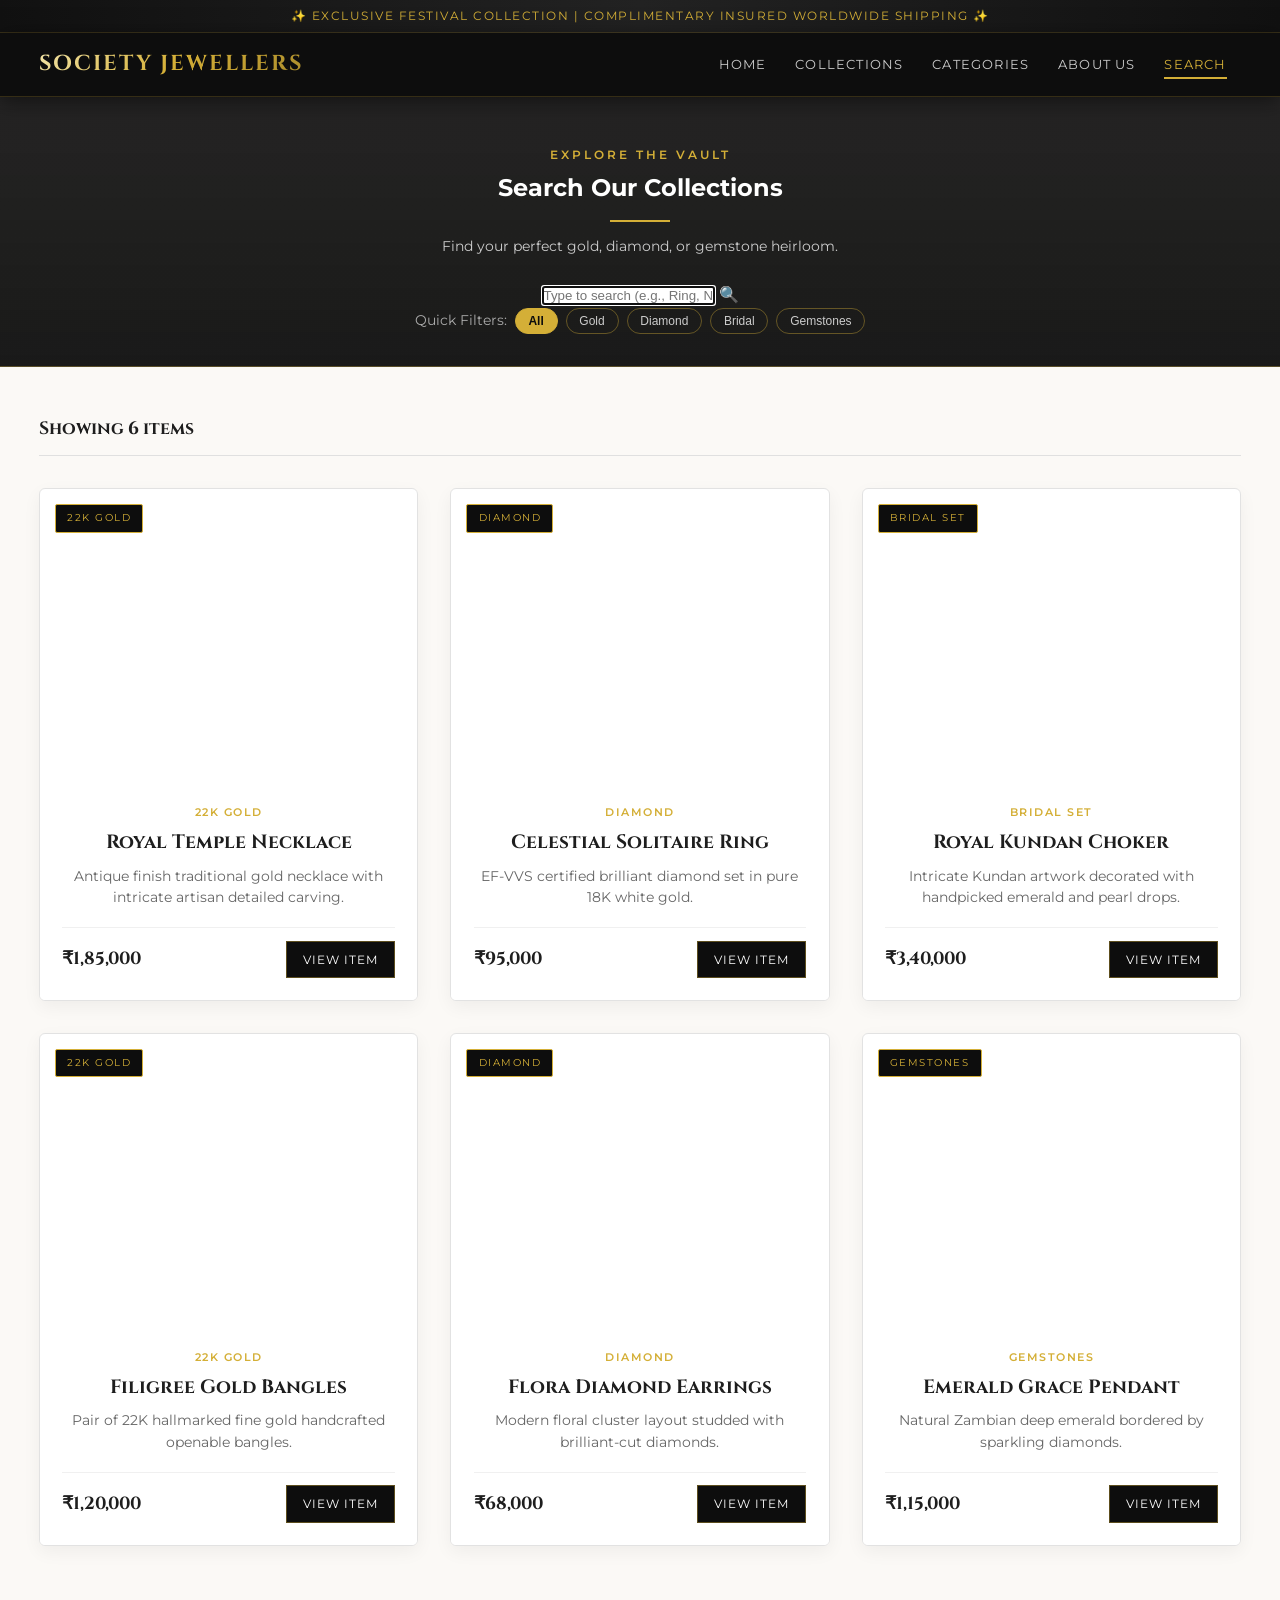
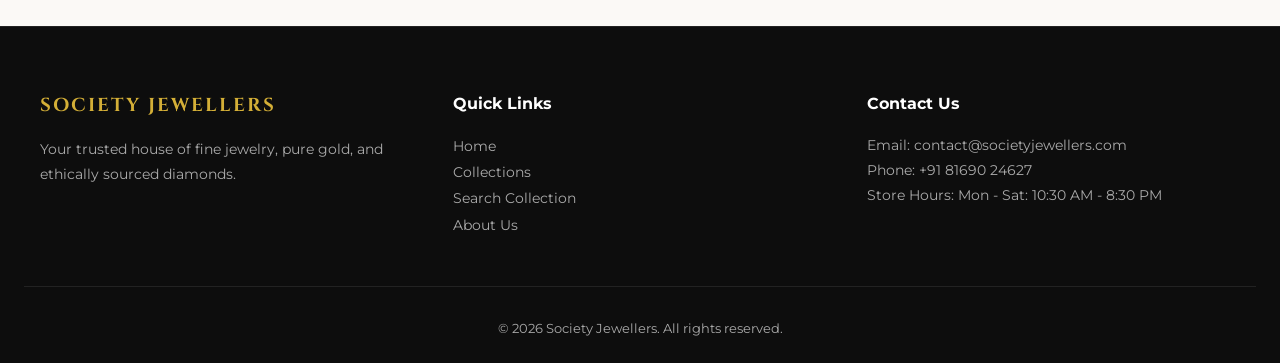
<file: search.html>
<!DOCTYPE html>
<html lang="en">
<head>
  <meta charset="UTF-8">
  <meta name="viewport" content="width=device-width, initial-scale=1.0">
  <title>Search Collection | Society Jewellers</title>
  <link rel="stylesheet" href="style.css">

  <!-- Google Fonts -->
  <link rel="preconnect" href="https://fonts.googleapis.com">
  <link rel="preconnect" href="https://fonts.gstatic.com" crossorigin>
  <link href="https://fonts.googleapis.com/css2?family=Cinzel:wght@500;600;700;800&family=Montserrat:wght@300;400;500;600&display=swap" rel="stylesheet">
</head>
<body>

  <!-- Announcement Bar -->
  <div class="announcement-bar">
    <p>✨ Exclusive Festival Collection | Complimentary Insured Worldwide Shipping ✨</p>
  </div>

  <!-- Navigation Bar -->
  <header class="navbar">
    <div class="nav-container">
      <a href="index.html" class="brand-text">SOCIETY JEWELLERS</a>

      <!-- Mobile Hamburger Button -->
      <button class="hamburger-btn" id="hamburgerBtn" aria-label="Toggle Menu">
        <span></span>
        <span></span>
        <span></span>
      </button>

      <!-- Navigation Links -->
      <nav class="nav-links" id="navLinks">
        <a href="index.html">Home</a>
        <a href="collections.html">Collections</a>
        <a href="index.html#categories">Categories</a>
        <a href="index.html#about">About Us</a>
        <a href="search.html" class="active">Search</a>
      </nav>
    </div>
  </header>

  <!-- Dedicated Search Hero Banner -->
  <section class="search-page-hero">
    <div class="search-page-container">
      <span class="section-tag">Explore The Vault</span>
      <h1>Search Our Collections</h1>
      <div class="title-divider"></div>
      <p>Find your perfect gold, diamond, or gemstone heirloom.</p>

      <!-- Search Input Box -->
      <div class="search-box-wrapper">
        <input type="text" id="dedicatedSearchInput" placeholder="Type to search (e.g., Ring, Necklace, Diamond, Gold...)" autofocus>
        <span class="search-icon-symbol">🔍</span>
      </div>

      <!-- Quick Category Filter Chips -->
      <div class="quick-tags">
        <span>Quick Filters:</span>
        <button class="tag-btn active" data-filter="all">All</button>
        <button class="tag-btn" data-filter="22K Gold">Gold</button>
        <button class="tag-btn" data-filter="Diamond">Diamond</button>
        <button class="tag-btn" data-filter="Bridal Set">Bridal</button>
        <button class="tag-btn" data-filter="Gemstones">Gemstones</button>
      </div>
    </div>
  </section>

  <!-- Search Results Section -->
  <section class="search-results-section">
    <div class="results-container">
      <div class="results-header">
        <h3 id="resultsCount">Showing all items</h3>
      </div>

      <!-- Results Display Grid -->
      <div id="dedicatedResultsGrid" class="dedicated-results-grid">
        <!-- Results rendered dynamically via JS -->
      </div>
    </div>
  </section>

  <!-- Footer -->
  <footer class="footer">
    <div class="footer-container">
      <div class="footer-col">
        <h3>SOCIETY JEWELLERS</h3>
        <p>Your trusted house of fine jewelry, pure gold, and ethically sourced diamonds.</p>
      </div>
      <div class="footer-col">
        <h4>Quick Links</h4>
        <ul>
          <li><a href="index.html">Home</a></li>
          <li><a href="collections.html">Collections</a></li>
          <li><a href="search.html">Search Collection</a></li>
          <li><a href="index.html#about">About Us</a></li>
        </ul>
      </div>
      <div class="footer-col">
        <h4>Contact Us</h4>
        <p>Email: contact@societyjewellers.com</p>
        <p>Phone: +91 81690 24627 </p>
        <p>Store Hours: Mon - Sat: 10:30 AM - 8:30 PM</p>
      </div>
    </div>
    <div class="footer-bottom">
      <p>&copy; 2026 Society Jewellers. All rights reserved.</p>
    </div>
  </footer>

  <!-- JavaScript for Search Page -->
  <script>
    // Mobile Navigation Toggle
    const hamburgerBtn = document.getElementById('hamburgerBtn');
    const navLinks = document.getElementById('navLinks');

    hamburgerBtn.addEventListener('click', () => {
      hamburgerBtn.classList.toggle('open');
      navLinks.classList.toggle('active');
    });

    // Master Jewelry Data
    const jewelryDatabase = [
      { 
        name: "Royal Temple Necklace", 
        category: "22K Gold", 
        price: "₹1,85,000", 
        desc: "Antique finish traditional gold necklace with intricate artisan detailed carving.",
        imgClass: "gold-necklace"
      },
      { 
        name: "Celestial Solitaire Ring", 
        category: "Diamond", 
        price: "₹95,000", 
        desc: "EF-VVS certified brilliant diamond set in pure 18K white gold.",
        imgClass: "diamond-ring"
      },
      { 
        name: "Royal Kundan Choker", 
        category: "Bridal Set", 
        price: "₹3,40,000", 
        desc: "Intricate Kundan artwork decorated with handpicked emerald and pearl drops.",
        imgClass: "bridal-choker"
      },
      { 
        name: "Filigree Gold Bangles", 
        category: "22K Gold", 
        price: "₹1,20,000", 
        desc: "Pair of 22K hallmarked fine gold handcrafted openable bangles.",
        imgClass: "gold-bangles"
      },
      { 
        name: "Flora Diamond Earrings", 
        category: "Diamond", 
        price: "₹68,000", 
        desc: "Modern floral cluster layout studded with brilliant-cut diamonds.",
        imgClass: "diamond-earrings"
      },
      { 
        name: "Emerald Grace Pendant", 
        category: "Gemstones", 
        price: "₹1,15,000", 
        desc: "Natural Zambian deep emerald bordered by sparkling diamonds.",
        imgClass: "gemstone-pendant"
      }
    ];

    const searchInput = document.getElementById('dedicatedSearchInput');
    const resultsGrid = document.getElementById('dedicatedResultsGrid');
    const resultsCount = document.getElementById('resultsCount');
    const tagBtns = document.querySelectorAll('.tag-btn');

    let activeFilter = 'all';

    // Render Function
    function renderItems(items) {
      resultsCount.textContent = `Showing ${items.length} item${items.length === 1 ? '' : 's'}`;

      if (items.length === 0) {
        resultsGrid.innerHTML = `
          <div class="no-results-box">
            <h4>No jewelry found</h4>
            <p>Try searching for terms like "Gold", "Diamond", "Ring", or "Necklace".</p>
          </div>
        `;
        return;
      }

      resultsGrid.innerHTML = items.map(item => `
        <div class="card">
          <div class="card-img-placeholder ${item.imgClass}">
            <span class="badge">${item.category}</span>
          </div>
          <div class="card-info">
            <span class="category-tag">${item.category}</span>
            <h3>${item.name}</h3>
            <p>${item.desc}</p>
            <div class="card-footer">
              <span class="price">${item.price}</span>
              <a href="collections.html" class="btn-sm">View Item</a>
            </div>
          </div>
        </div>
      `).join('');
    }

    // Filter Logic
    function filterJewelry() {
      const query = searchInput.value.toLowerCase().trim();

      const filtered = jewelryDatabase.filter(item => {
        const matchesQuery = item.name.toLowerCase().includes(query) || 
                             item.category.toLowerCase().includes(query) ||
                             item.desc.toLowerCase().includes(query);

        const matchesTag = activeFilter === 'all' || item.category.toLowerCase() === activeFilter.toLowerCase();

        return matchesQuery && matchesTag;
      });

      renderItems(filtered);
    }

    // Input Search Event
    searchInput.addEventListener('input', filterJewelry);

    // Tag Filter Event
    tagBtns.forEach(btn => {
      btn.addEventListener('click', () => {
        tagBtns.forEach(b => b.classList.remove('active'));
        btn.classList.add('active');
        activeFilter = btn.dataset.filter;
        filterJewelry();
      });
    });

    // Initial Load
    renderItems(jewelryDatabase);
  </script>

</body>
</html>
</file>
<file: style.css>
/* ==========================================================================
   1. GLOBAL VARIABLES & ANIMATIONS
   ========================================================================== */
:root {
  --primary-gold: #D4AF37;
  --bright-gold: #F3E5AB;
  --dark-gold: #AA8C2C;
  --bg-dark: #0D0D0D;
  --bg-card: #141414;
  --bg-light: #FBF9F6;
  --text-dark: #1E1E1E;
  --text-muted: #666666;
  --white: #FFFFFF;
  --font-heading: 'Cinzel', serif;
  --font-body: 'Montserrat', sans-serif;
}

* {
  margin: 0;
  padding: 0;
  box-sizing: border-box;
  -webkit-tap-highlight-color: transparent;
}

html {
  scroll-behavior: smooth;
}

body {
  font-family: var(--font-body);
  background-color: var(--bg-light);
  color: var(--text-dark);
  line-height: 1.6;
  overflow-x: hidden;
}

a {
  text-decoration: none;
  color: inherit;
  transition: all 0.3s ease;
}

/* Keyframe Animations */
@keyframes fadeInUp {
  from {
    opacity: 0;
    transform: translateY(30px);
  }
  to {
    opacity: 1;
    transform: translateY(0);
  }
}

@keyframes pulseGlow {
  0% { box-shadow: 0 0 15px rgba(212, 175, 55, 0.3); }
  50% { box-shadow: 0 0 30px rgba(212, 175, 55, 0.7); }
  100% { box-shadow: 0 0 15px rgba(212, 175, 55, 0.3); }
}

/* ==========================================================================
   2. ANNOUNCEMENT BAR & NAVIGATION WITH TOP SEARCH BAR
   ========================================================================== */
.announcement-bar {
  background: linear-gradient(90deg, #111, #222, #111);
  color: var(--primary-gold);
  text-align: center;
  padding: 0.4rem 1rem;
  font-size: 0.75rem;
  letter-spacing: 1.5px;
  text-transform: uppercase;
  border-bottom: 1px solid rgba(212, 175, 55, 0.2);
}

.navbar {
  position: sticky;
  top: 0;
  background-color: var(--bg-dark);
  color: var(--white);
  z-index: 1000;
  box-shadow: 0 4px 20px rgba(0, 0, 0, 0.5);
  border-bottom: 1px solid rgba(212, 175, 55, 0.2);
}

.nav-container {
  max-width: 1250px;
  margin: 0 auto;
  display: flex;
  justify-content: space-between;
  align-items: center;
  padding: 0.9rem 1.5rem;
  gap: 1rem;
}

.brand-text {
  font-family: var(--font-heading);
  font-size: 1.35rem;
  font-weight: 700;
  letter-spacing: 2px;
  background: linear-gradient(135deg, var(--bright-gold), var(--primary-gold), var(--dark-gold));
  -webkit-background-clip: text;
  -webkit-text-fill-color: transparent;
  white-space: nowrap;
}

/* Header Search Bar Styling */
.header-search-container {
  position: relative;
  flex: 0 1 320px;
}

.header-search-container input {
  width: 100%;
  padding: 0.5rem 2.2rem 0.5rem 1rem;
  background-color: rgba(255, 255, 255, 0.08);
  border: 1px solid rgba(212, 175, 55, 0.5);
  border-radius: 20px;
  color: var(--white);
  font-size: 0.82rem;
  outline: none;
  transition: all 0.3s ease;
}

.header-search-container input:focus {
  background-color: rgba(255, 255, 255, 0.15);
  border-color: var(--primary-gold);
  box-shadow: 0 0 10px rgba(212, 175, 55, 0.3);
}

.header-search-icon {
  position: absolute;
  right: 0.8rem;
  top: 50%;
  transform: translateY(-50%);
  font-size: 0.85rem;
  pointer-events: none;
  opacity: 0.8;
}

.nav-links {
  display: flex;
  align-items: center;
}

.nav-links a {
  margin: 0 0.9rem;
  font-size: 0.82rem;
  text-transform: uppercase;
  letter-spacing: 1.2px;
  color: #cccccc;
  position: relative;
  white-space: nowrap;
}

.nav-links a::after {
  content: '';
  position: absolute;
  bottom: -4px;
  left: 0;
  width: 0%;
  height: 2px;
  background-color: var(--primary-gold);
  transition: width 0.3s ease;
}

.nav-links a:hover::after,
.nav-links a.active::after {
  width: 100%;
}

.nav-links a:hover,
.nav-links a.active {
  color: var(--primary-gold);
}

.hamburger-btn {
  display: none;
  flex-direction: column;
  justify-content: space-between;
  width: 26px;
  height: 18px;
  background: transparent;
  border: none;
  cursor: pointer;
  z-index: 1001;
}

.hamburger-btn span {
  width: 100%;
  height: 2px;
  background-color: var(--primary-gold);
  transition: all 0.3s ease;
}

.hamburger-btn.open span:nth-child(1) { transform: translateY(8px) rotate(45deg); }
.hamburger-btn.open span:nth-child(2) { opacity: 0; }
.hamburger-btn.open span:nth-child(3) { transform: translateY(-8px) rotate(-45deg); }

/* ==========================================================================
   3. HERO SECTION (ANIMATED)
   ========================================================================== */
.hero {
  position: relative;
  min-height: 85vh;
  background: linear-gradient(rgba(0, 0, 0, 0.65), rgba(0, 0, 0, 0.75)), 
              url('https://images.unsplash.com/photo-1515562141207-7a88fb7ce338?q=80&w=1600&auto=format&fit=crop') center/cover no-repeat;
  display: flex;
  align-items: center;
  justify-content: center;
  text-align: center;
  color: var(--white);
  padding: 4rem 1.5rem;
  overflow: hidden;
}

.hero-bg-glow {
  position: absolute;
  width: 300px;
  height: 300px;
  background: radial-gradient(circle, rgba(212, 175, 55, 0.25) 0%, transparent 70%);
  top: 50%;
  left: 50%;
  transform: translate(-50%, -50%);
  pointer-events: none;
}

.animate-up {
  animation: fadeInUp 1.2s cubic-bezier(0.16, 1, 0.3, 1) forwards;
}

.hero-content {
  max-width: 800px;
  position: relative;
  z-index: 2;
}

.hero-content .subtitle {
  font-family: var(--font-body);
  text-transform: uppercase;
  letter-spacing: 4px;
  color: var(--primary-gold);
  font-size: 0.85rem;
  display: block;
  margin-bottom: 1rem;
}

.hero-content h1 {
  font-family: var(--font-heading);
  font-size: clamp(2.5rem, 6vw, 4.2rem);
  margin-bottom: 1.5rem;
  letter-spacing: 2px;
  font-weight: 700;
  line-height: 1.15;
}

.hero-content p {
  font-size: clamp(1rem, 2vw, 1.15rem);
  margin-bottom: 2.2rem;
  font-weight: 300;
  color: #dddddd;
}

.hero-actions {
  display: flex;
  gap: 1rem;
  justify-content: center;
  flex-wrap: wrap;
}

/* ==========================================================================
   4. BUTTONS & EFFECTS
   ========================================================================== */
.btn-primary {
  display: inline-block;
  padding: 0.9rem 2.2rem;
  background-color: var(--primary-gold);
  color: var(--bg-dark);
  font-weight: 600;
  text-transform: uppercase;
  letter-spacing: 2px;
  font-size: 0.85rem;
  border-radius: 2px;
  transition: all 0.3s ease;
}

.btn-primary.glow-effect {
  animation: pulseGlow 3s infinite;
}

.btn-primary:hover {
  background-color: var(--white);
  color: var(--bg-dark);
  box-shadow: 0 0 25px rgba(255, 255, 255, 0.8);
  transform: translateY(-2px);
}

.btn-secondary {
  display: inline-block;
  padding: 0.85rem 2rem;
  border: 1px solid var(--primary-gold);
  color: var(--primary-gold);
  text-transform: uppercase;
  letter-spacing: 2px;
  font-size: 0.85rem;
  border-radius: 2px;
  transition: all 0.3s ease;
}

.btn-secondary:hover {
  background-color: var(--primary-gold);
  color: var(--bg-dark);
  transform: translateY(-2px);
}

.btn-sm {
  font-size: 0.75rem;
  background-color: var(--bg-dark);
  color: var(--white);
  padding: 0.5rem 1rem;
  text-transform: uppercase;
  letter-spacing: 1px;
  border: 1px solid rgba(212, 175, 55, 0.4);
  transition: all 0.3s ease;
}

.btn-sm:hover {
  background-color: var(--primary-gold);
  color: var(--bg-dark);
  border-color: var(--primary-gold);
}

/* ==========================================================================
   5. FEATURES BANNER
   ========================================================================== */
.features {
  display: grid;
  grid-template-columns: repeat(auto-fit, minmax(250px, 1fr));
  background-color: var(--bg-dark);
  color: var(--white);
  padding: 3rem 2rem;
  text-align: center;
  border-bottom: 2px solid var(--primary-gold);
  gap: 2rem;
}

.feature-icon {
  font-size: 2rem;
  margin-bottom: 0.5rem;
}

.feature-item h3 {
  font-family: var(--font-heading);
  color: var(--primary-gold);
  font-size: 1.1rem;
  margin-bottom: 0.4rem;
}

.feature-item p {
  font-size: 0.85rem;
  color: #aaaaaa;
}

/* ==========================================================================
   6. SHOP BY CATEGORY GRID
   ========================================================================== */
.categories-section {
  max-width: 1250px;
  margin: 5rem auto;
  padding: 0 1.5rem;
}

.category-grid {
  display: grid;
  grid-template-columns: repeat(auto-fit, minmax(280px, 1fr));
  gap: 1.5rem;
}

.cat-card {
  height: 220px;
  background-size: cover;
  background-position: center;
  position: relative;
  border-radius: 4px;
  overflow: hidden;
  display: flex;
  align-items: flex-end;
  padding: 1.5rem;
  border: 1px solid rgba(212, 175, 55, 0.3);
  transition: transform 0.4s ease, border-color 0.4s ease;
}

.cat-card:hover {
  transform: translateY(-5px);
  border-color: var(--primary-gold);
}

.cat-overlay {
  position: absolute;
  top: 0;
  left: 0;
  width: 100%;
  height: 100%;
  background: linear-gradient(180deg, rgba(0,0,0,0.1) 0%, rgba(0,0,0,0.85) 100%);
  transition: opacity 0.3s ease;
}

.cat-card h3 {
  position: relative;
  z-index: 2;
  color: var(--white);
  font-family: var(--font-heading);
  font-size: 1.25rem;
  letter-spacing: 1.5px;
  text-transform: uppercase;
}

.cat-gold { background-image: url('https://images.unsplash.com/photo-1605100804763-247f67b3557e?q=80&w=600&auto=format&fit=crop'); }
.cat-diamond { background-image: url('https://images.unsplash.com/photo-1599643478518-a784e5dc4c8f?q=80&w=600&auto=format&fit=crop'); }
.cat-kundan { background-image: url('https://images.unsplash.com/photo-1535632066927-ab7c9ab60908?q=80&w=600&auto=format&fit=crop'); }
.cat-bridal { background-image: url('https://images.unsplash.com/photo-1515562141207-7a88fb7ce338?q=80&w=600&auto=format&fit=crop'); }
.cat-daily { background-image: url('https://images.unsplash.com/photo-1630019852942-f89202989a59?q=80&w=600&auto=format&fit=crop'); }
.cat-silver { background-image: url('https://images.unsplash.com/photo-1611591475196-8575a069a3cf?q=80&w=600&auto=format&fit=crop'); }

/* ==========================================================================
   7. SWIPER CAROUSEL & CARDS
   ========================================================================== */
.swipe-section {
  max-width: 1250px;
  margin: 5rem auto;
  padding: 0 1.5rem;
}

.section-title {
  text-align: center;
  margin-bottom: 3rem;
}

.section-tag {
  font-size: 0.75rem;
  text-transform: uppercase;
  letter-spacing: 3px;
  color: var(--primary-gold);
  font-weight: 600;
  display: block;
  margin-bottom: 0.3rem;
}

.section-title h2 {
  font-family: var(--font-heading);
  font-size: clamp(1.8rem, 4vw, 2.5rem);
  letter-spacing: 2px;
  color: var(--text-dark);
}

.title-divider {
  width: 60px;
  height: 2px;
  background-color: var(--primary-gold);
  margin: 0.8rem auto;
}

.swipe-hint {
  font-size: 0.85rem;
  color: var(--text-muted);
  font-style: italic;
}

.card {
  background-color: var(--white);
  border: 1px solid #e2e2e2;
  border-radius: 6px;
  overflow: hidden;
  transition: all 0.4s cubic-bezier(0.165, 0.84, 0.44, 1);
  box-shadow: 0 6px 18px rgba(0,0,0,0.05);
}

.card:hover {
  transform: translateY(-8px);
  box-shadow: 0 15px 30px rgba(0,0,0,0.12);
  border-color: var(--primary-gold);
}

.card-img-placeholder {
  height: 280px;
  background-size: cover;
  background-position: center;
  position: relative;
  transition: transform 0.5s ease;
}

.card:hover .card-img-placeholder {
  transform: scale(1.04);
}

.badge {
  position: absolute;
  top: 15px;
  left: 15px;
  background-color: var(--bg-dark);
  color: var(--primary-gold);
  font-size: 0.65rem;
  text-transform: uppercase;
  letter-spacing: 1.5px;
  padding: 0.3rem 0.7rem;
  border: 1px solid var(--primary-gold);
  border-radius: 2px;
}

.card-info {
  padding: 1.8rem 1.4rem 1.4rem;
  text-align: center;
  background-color: var(--white);
  position: relative;
  z-index: 2;
}

.category-tag {
  display: inline-block;
  font-size: 0.7rem;
  text-transform: uppercase;
  color: var(--primary-gold);
  letter-spacing: 1.5px;
  font-weight: 600;
  margin-bottom: 0.3rem;
}

.card-info h3 {
  font-family: var(--font-heading);
  font-size: 1.2rem;
  margin-bottom: 0.5rem;
  color: var(--text-dark);
}

.card-info p {
  font-size: 0.85rem;
  color: var(--text-muted);
  margin-bottom: 1.2rem;
  height: 42px;
  overflow: hidden;
}

.card-footer {
  display: flex;
  justify-content: space-between;
  align-items: center;
  padding-top: 0.8rem;
  border-top: 1px solid #f0f0f0;
}

.price {
  font-family: var(--font-heading);
  font-weight: 700;
  color: var(--text-dark);
  font-size: 1.1rem;
}

.swiper-button-next,
.swiper-button-prev {
  color: var(--primary-gold);
  background: var(--bg-dark);
  width: 42px;
  height: 42px;
  border-radius: 50%;
  border: 1px solid var(--primary-gold);
}

.swiper-button-next::after,
.swiper-button-prev::after {
  font-size: 1rem;
  font-weight: bold;
}

.swiper-pagination-bullet-active {
  background: var(--primary-gold) !important;
}

.gold-necklace { background-image: url('https://images.unsplash.com/photo-1599643478518-a784e5dc4c8f?q=80&w=800&auto=format&fit=crop'); }
.diamond-ring { background-image: url('https://images.unsplash.com/photo-1605100804763-247f67b3557e?q=80&w=800&auto=format&fit=crop'); }
.bridal-choker { background-image: url('https://images.unsplash.com/photo-1535632066927-ab7c9ab60908?q=80&w=800&auto=format&fit=crop'); }
.gold-bangles { background-image: url('https://images.unsplash.com/photo-1611591475196-8575a069a3cf?q=80&w=800&auto=format&fit=crop'); }
.diamond-earrings { background-image: url('https://images.unsplash.com/photo-1630019852942-f89202989a59?q=80&w=800&auto=format&fit=crop'); }
.gemstone-pendant { background-image: url('https://images.unsplash.com/photo-1515562141207-7a88fb7ce338?q=80&w=800&auto=format&fit=crop'); }

/* ==========================================================================
   8. INTEGRATED SEARCH SECTION STYLES
   ========================================================================== */
.search-page-hero {
  background: linear-gradient(rgba(13, 13, 13, 0.9), rgba(13, 13, 13, 0.95)), 
              url('https://images.unsplash.com/photo-1515562141207-7a88fb7ce338?q=80&w=1200&auto=format&fit=crop') center/cover no-repeat;
  color: var(--white);
  padding: 3rem 1.5rem 2rem;
  text-align: center;
  border-bottom: 1px solid rgba(212, 175, 55, 0.3);
}

.search-page-container {
  max-width: 750px;
  margin: 0 auto;
}

.search-page-container h2 {
  font-family: var(--font-heading);
  font-size: clamp(2rem, 4vw, 2.5rem);
  margin-top: 0.5rem;
  color: var(--white);
}

.search-page-container p {
  color: #cccccc;
  font-size: 0.9rem;
  margin-bottom: 1.5rem;
}

.quick-tags {
  display: flex;
  justify-content: center;
  align-items: center;
  gap: 0.5rem;
  flex-wrap: wrap;
  font-size: 0.85rem;
  color: #aaaaaa;
}

.tag-btn {
  background: transparent;
  border: 1px solid rgba(212, 175, 55, 0.4);
  color: #cccccc;
  padding: 0.3rem 0.8rem;
  border-radius: 20px;
  cursor: pointer;
  font-size: 0.75rem;
  transition: all 0.3s ease;
}

.tag-btn:hover,
.tag-btn.active {
  background-color: var(--primary-gold);
  color: var(--bg-dark);
  border-color: var(--primary-gold);
  font-weight: 600;
}

.search-results-section {
  max-width: 1250px;
  margin: 3rem auto 5rem;
  padding: 0 1.5rem;
}

.results-header {
  margin-bottom: 2rem;
  border-bottom: 1px solid #e0e0e0;
  padding-bottom: 0.8rem;
}

.results-header h3 {
  font-family: var(--font-heading);
  font-size: 1.1rem;
  color: var(--text-dark);
}

.dedicated-results-grid {
  display: grid;
  grid-template-columns: repeat(auto-fill, minmax(280px, 1fr));
  gap: 2rem;
}

.no-results-box {
  grid-column: 1 / -1;
  text-align: center;
  padding: 4rem 1rem;
  background-color: var(--white);
  border: 1px dashed #cccccc;
  border-radius: 6px;
}

.no-results-box h4 {
  font-family: var(--font-heading);
  font-size: 1.4rem;
  color: var(--text-dark);
  margin-bottom: 0.5rem;
}

.no-results-box p {
  color: var(--text-muted);
  font-size: 0.9rem;
}

/* ==========================================================================
   9. SHOP BY OCCASION
   ========================================================================== */
.occasion-section {
  max-width: 1250px;
  margin: 5rem auto;
  padding: 0 1.5rem;
}

.occasion-container {
  display: grid;
  grid-template-columns: repeat(auto-fit, minmax(320px, 1fr));
  gap: 2rem;
}

.occasion-box {
  height: 320px;
  background-size: cover;
  background-position: center;
  position: relative;
  border-radius: 4px;
  display: flex;
  align-items: center;
  padding: 2rem;
  border: 1px solid #e0e0e0;
}

.occ-wedding { background-image: linear-gradient(rgba(0,0,0,0.6), rgba(0,0,0,0.6)), url('https://images.unsplash.com/photo-1535632066927-ab7c9ab60908?q=80&w=800&auto=format&fit=crop'); }
.occ-engagement { background-image: linear-gradient(rgba(0,0,0,0.6), rgba(0,0,0,0.6)), url('https://images.unsplash.com/photo-1605100804763-247f67b3557e?q=80&w=800&auto=format&fit=crop'); }

.occ-content {
  color: var(--white);
}

.occ-content h4 {
  font-family: var(--font-heading);
  font-size: 1.8rem;
  color: var(--primary-gold);
  margin-bottom: 0.5rem;
}

.occ-content p {
  font-size: 0.95rem;
  margin-bottom: 1.2rem;
  color: #dddddd;
}

/* ==========================================================================
   10. ABOUT BANNER
   ========================================================================== */
.about-banner {
  background: linear-gradient(rgba(0,0,0,0.85), rgba(0,0,0,0.85)),
              url('https://images.unsplash.com/photo-1535632066927-ab7c9ab60908?q=80&w=1200&auto=format&fit=crop') center/cover fixed;
  color: var(--white);
  text-align: center;
  padding: 5rem 1.5rem;
  margin-top: 4rem;
}

.about-content {
  max-width: 700px;
  margin: 0 auto;
}

.about-content h2 {
  font-family: var(--font-heading);
  font-size: clamp(1.8rem, 4vw, 2.4rem);
  color: var(--primary-gold);
  margin-bottom: 1rem;
}

.about-content p {
  color: #dddddd;
  font-size: 1rem;
  line-height: 1.8;
}

/* ==========================================================================
   11. TESTIMONIALS
   ========================================================================== */
.testimonials-section {
  background-color: var(--white);
  padding: 5rem 1.5rem;
  border-top: 1px solid #e0e0e0;
  border-bottom: 1px solid #e0e0e0;
}

.testimonials-grid {
  max-width: 1200px;
  margin: 0 auto;
  display: grid;
  grid-template-columns: repeat(auto-fit, minmax(280px, 1fr));
  gap: 2rem;
}

.testi-card {
  background-color: var(--bg-light);
  padding: 2rem;
  border-radius: 4px;
  border: 1px solid #eaeaea;
  text-align: center;
}

.stars {
  font-size: 1rem;
  margin-bottom: 1rem;
}

.testi-card p {
  font-size: 0.9rem;
  color: var(--text-muted);
  font-style: italic;
  line-height: 1.7;
  margin-bottom: 1.2rem;
}

.testi-card h5 {
  font-family: var(--font-heading);
  color: var(--text-dark);
  font-size: 0.95rem;
}

/* ==========================================================================
   12. FOOTER
   ========================================================================== */
.footer {
  background-color: var(--bg-dark);
  color: #aaaaaa;
  padding: 4rem 1.5rem 1.5rem;
  border-top: 1px solid #222222;
}

.footer-container {
  max-width: 1200px;
  margin: 0 auto;
  display: grid;
  grid-template-columns: repeat(auto-fit, minmax(220px, 1fr));
  gap: 2.5rem;
  margin-bottom: 3rem;
}

.footer-col h3 {
  font-family: var(--font-heading);
  color: var(--primary-gold);
  margin-bottom: 1rem;
  letter-spacing: 2px;
}

.footer-col h4 {
  color: var(--white);
  margin-bottom: 1rem;
}

.footer-col p, .footer-col ul li a {
  font-size: 0.88rem;
  line-height: 1.8;
}

.footer-col ul { list-style: none; }
.footer-col ul li a:hover { color: var(--primary-gold); }

.footer-bottom {
  text-align: center;
  padding-top: 2rem;
  border-top: 1px solid #222222;
  font-size: 0.8rem;
}

/* ==========================================================================
   13. MOBILE BREAKPOINTS (≤ 768px)
   ========================================================================== */
@media (max-width: 850px) {
  .hamburger-btn { display: flex; }

  .header-search-container {
    flex: 1;
    max-width: 200px;
  }

  .nav-links {
    position: absolute;
    top: 100%;
    left: 0;
    width: 100%;
    background-color: var(--bg-dark);
    flex-direction: column;
    padding: 1.5rem 0;
    gap: 1.2rem;
    display: none;
    border-bottom: 2px solid var(--primary-gold);
  }

  .nav-links.active { display: flex; }

  .swiper-button-next,
  .swiper-button-prev { display: none; }
}
</file>
